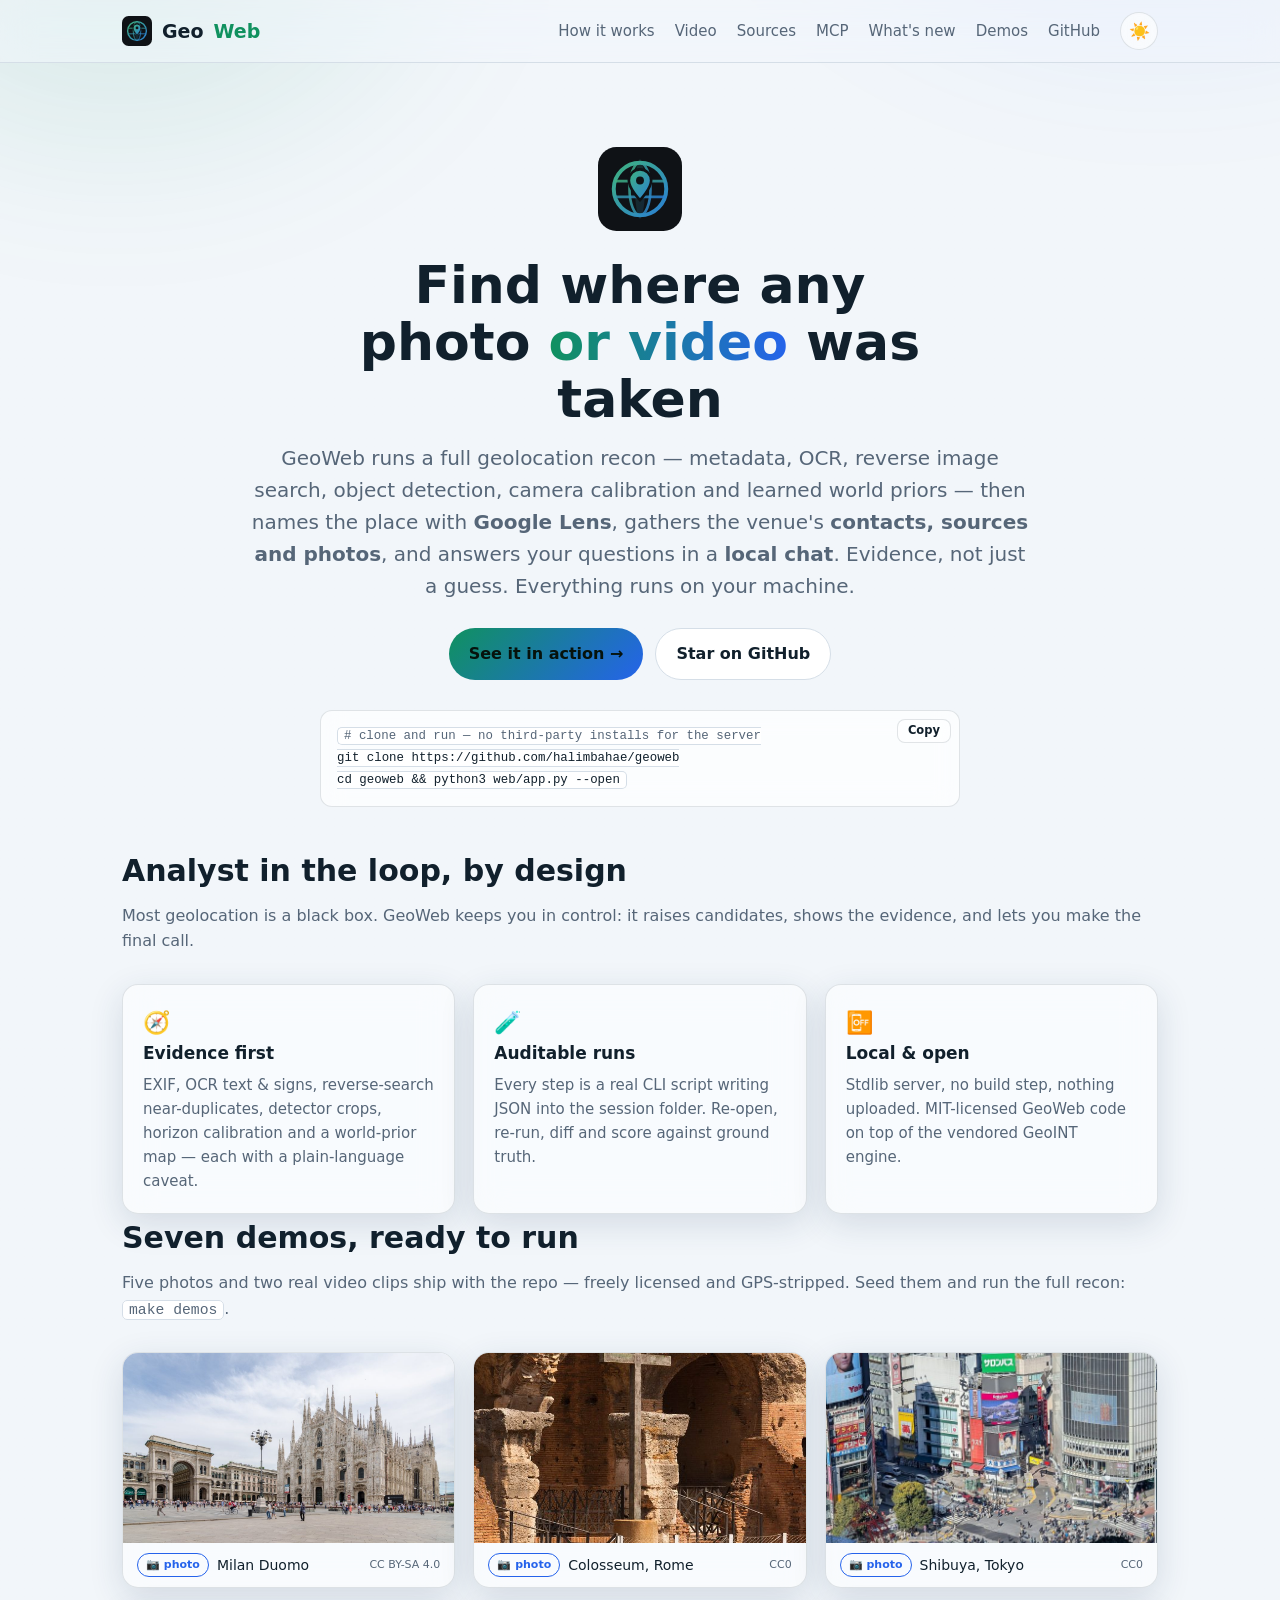
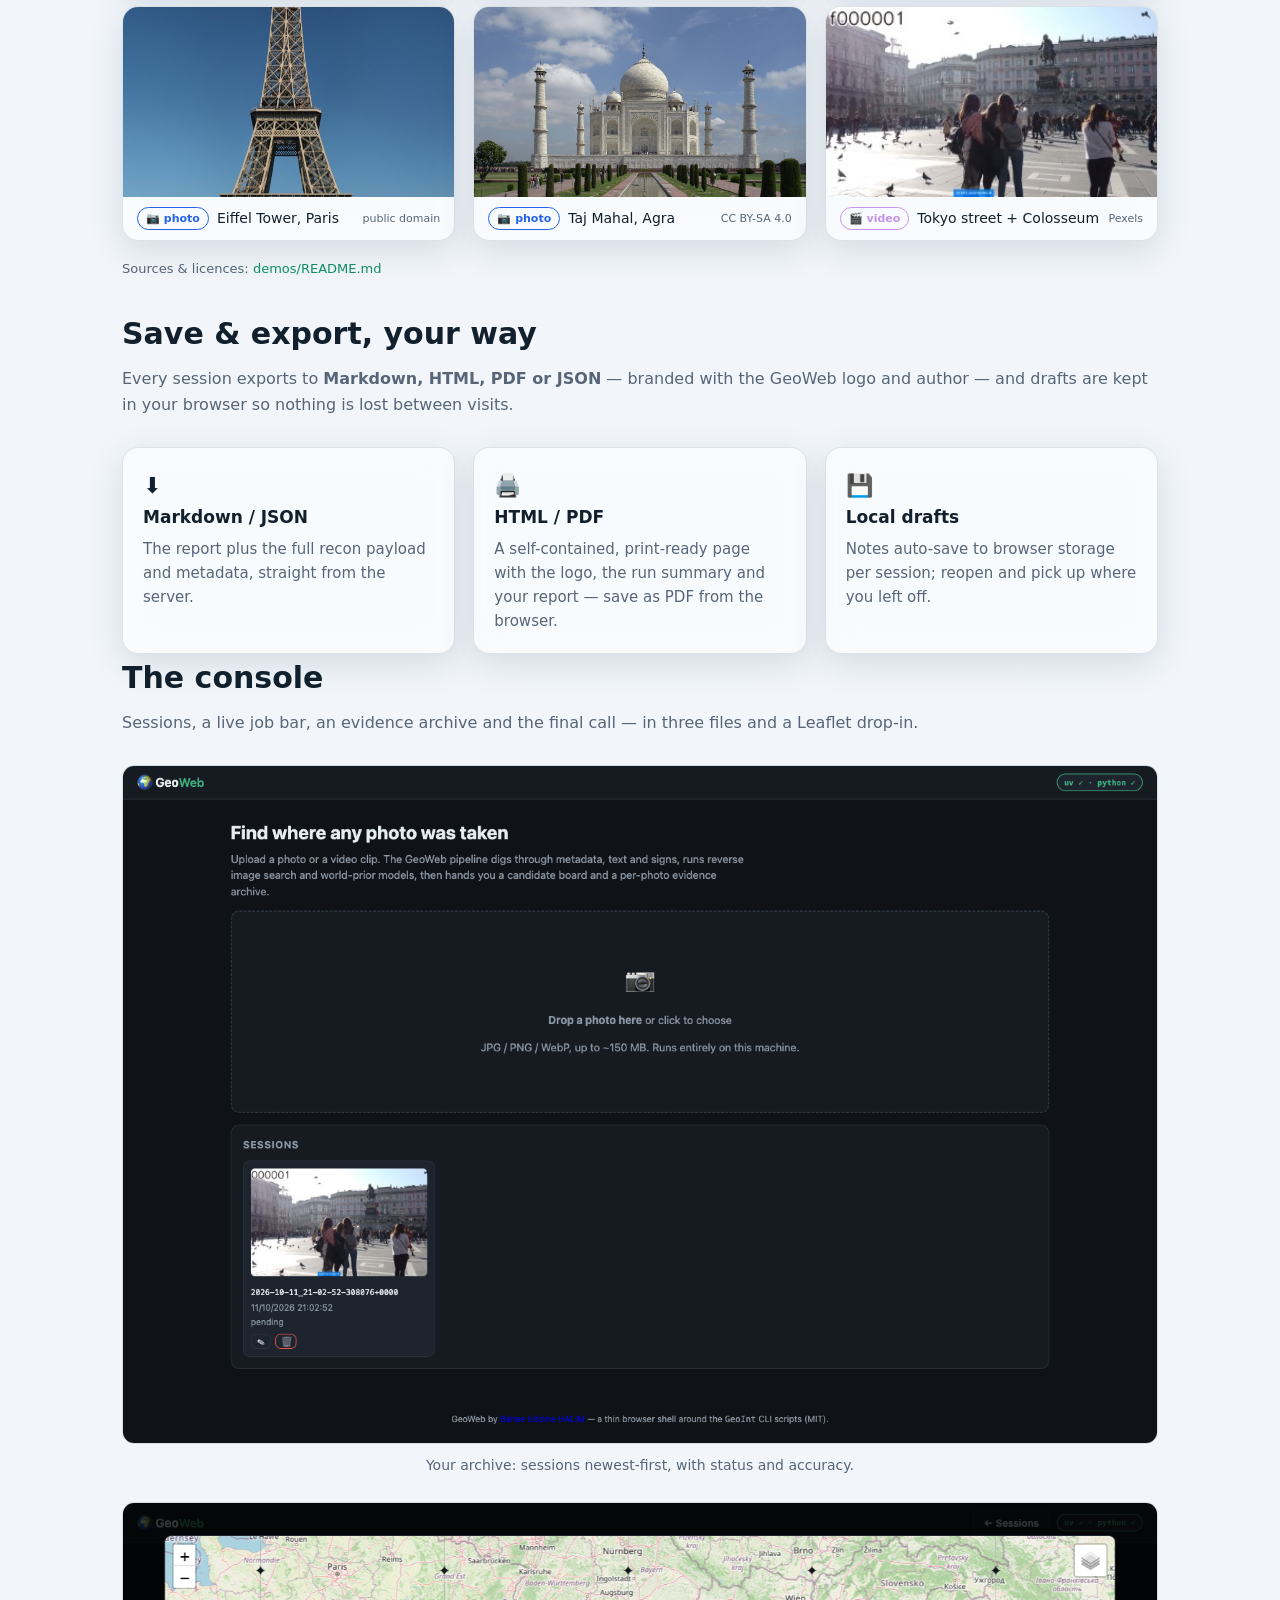
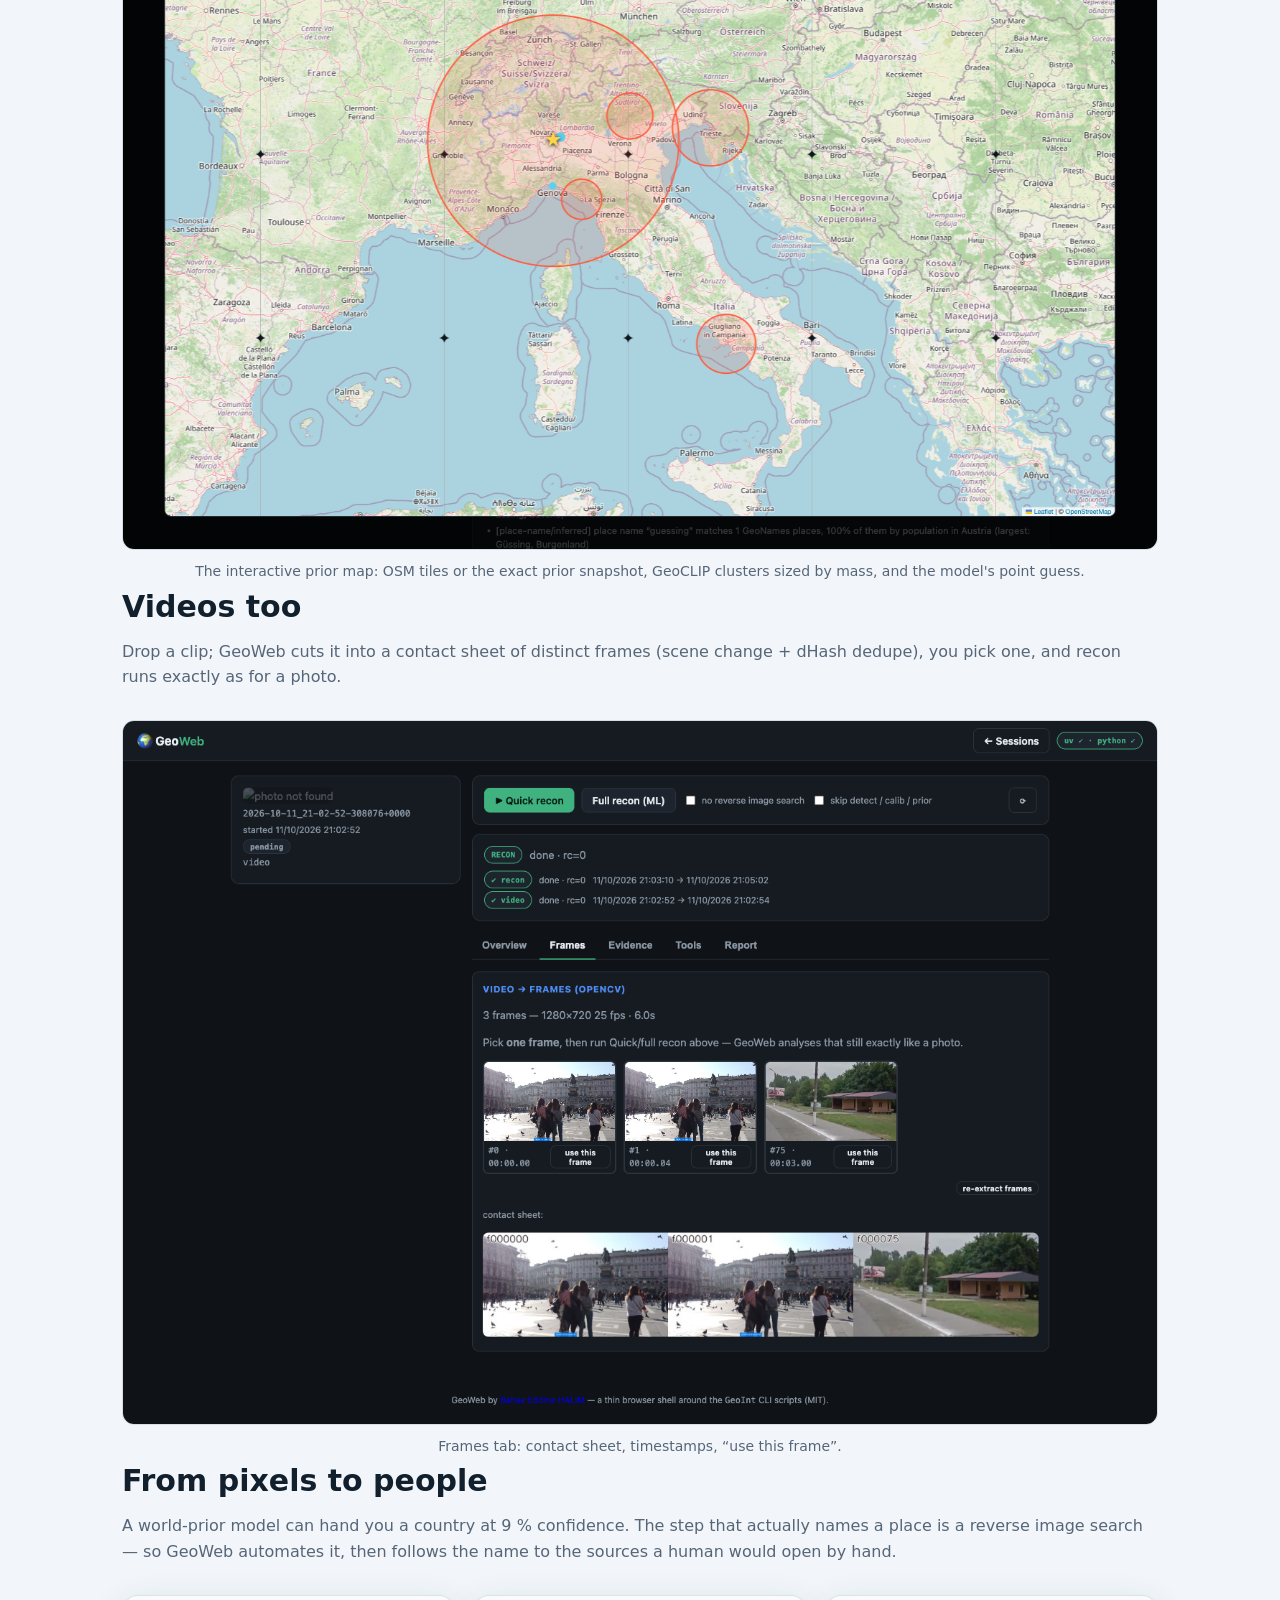
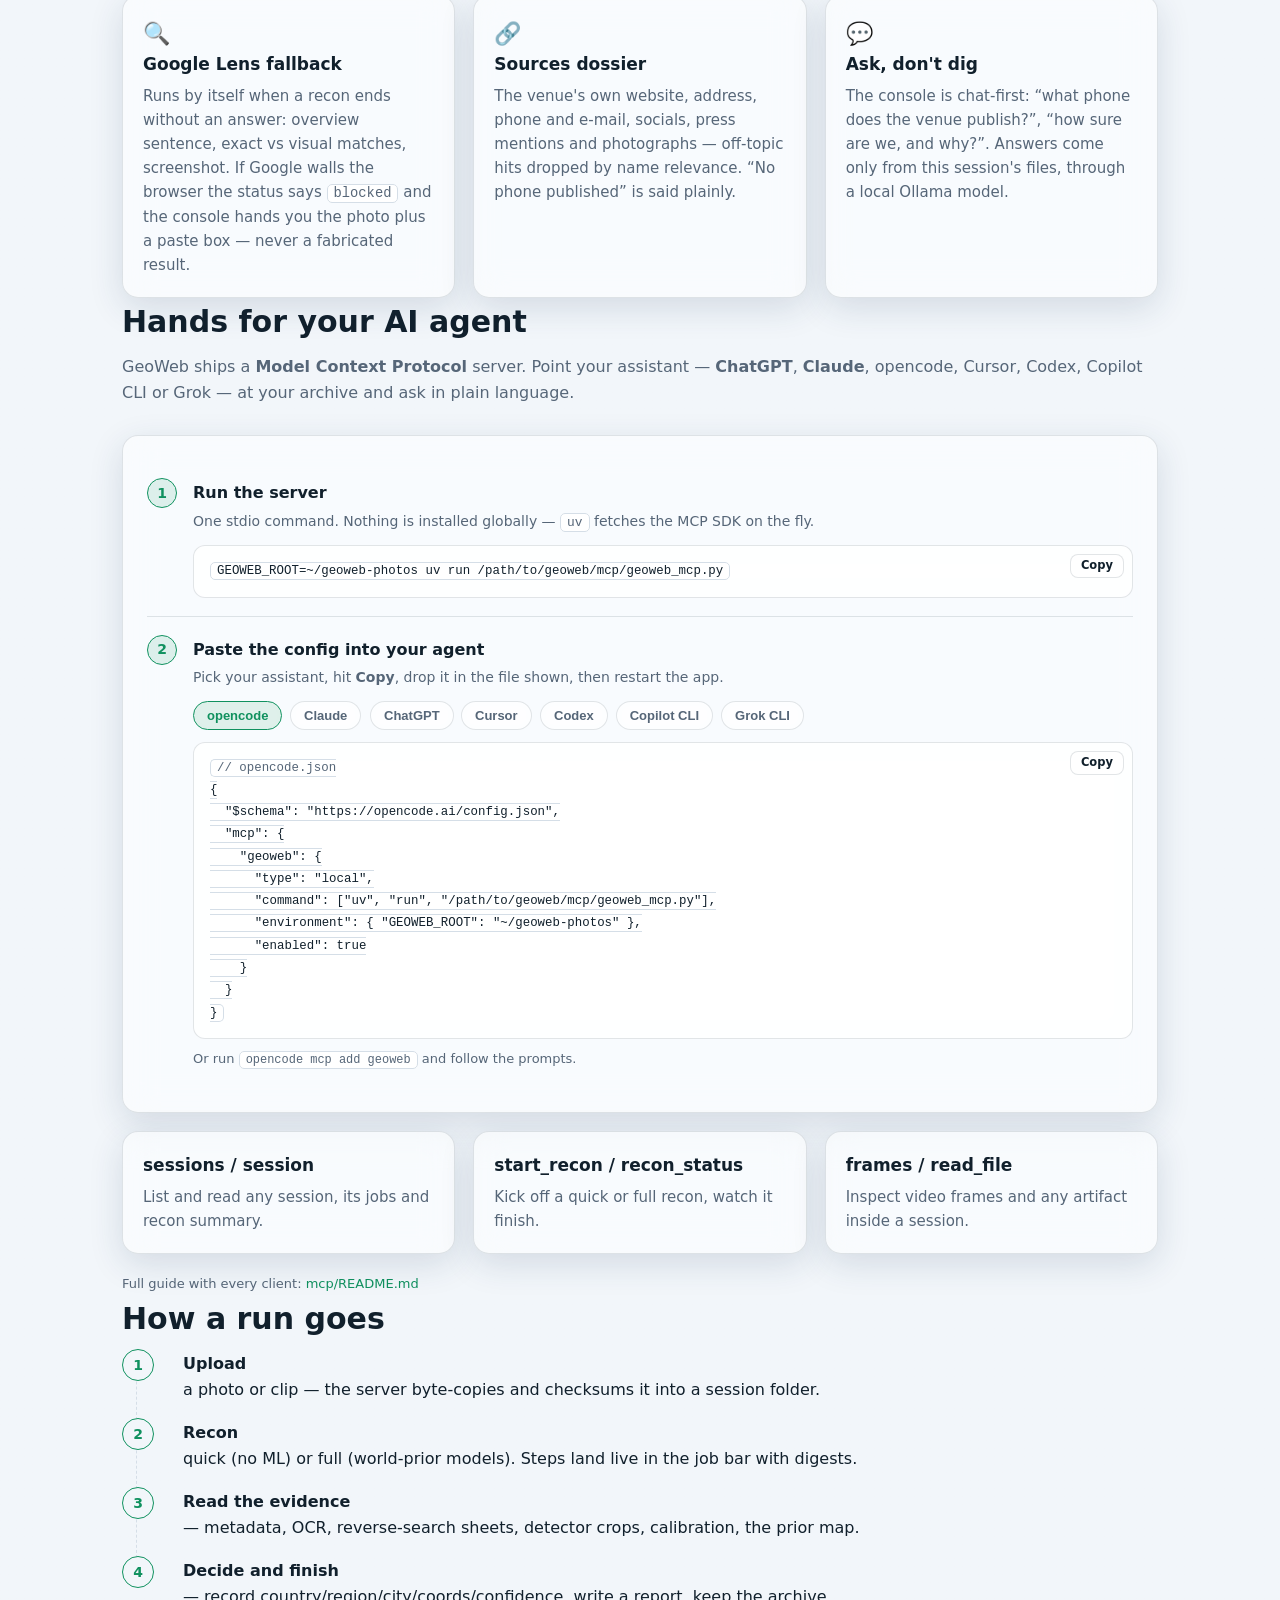
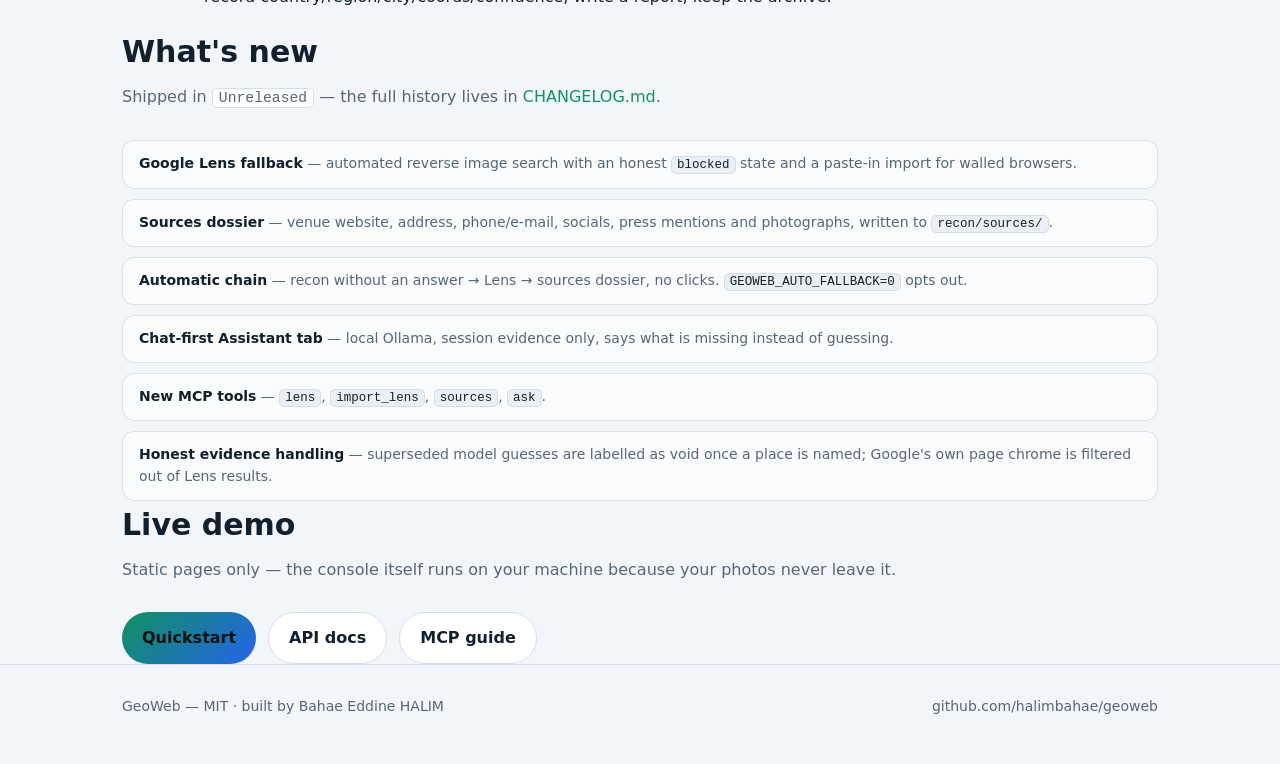
<file: landing/index.html>
<!doctype html>
<html lang="en">
<head>
<meta charset="utf-8">
<meta name="viewport" content="width=device-width, initial-scale=1">
<title>GeoWeb — Find Where Any Photo or Video Was Taken | Local-First Geolocation</title>
<meta name="description" content="GeoWeb is a local-first, open-source console for photo & video geolocation: metadata, OCR, reverse image search, object detection, camera calibration, learned world priors, a Google Lens fallback, venue sources/contacts and a chat that answers from the evidence. 100% local, nothing uploaded.">
<meta name="keywords" content="geolocation, geolocalisation, photo geolocation, video geolocation, geo-intelligence, OSINT, image geolocation, reverse image search, EXIF, OCR, camera calibration, world prior, GeoCLIP, local-first, open source, MIT">
<meta name="author" content="Bahae Eddine HALIM">
<meta name="robots" content="index, follow, max-image-preview:large, max-snippet:-1">
<meta name="geo.region" content="US">
<meta name="geo.placename" content="San Francisco">
<meta name="geo.position" content="37.7749;-122.4194">
<meta name="ICBM" content="37.7749, -122.4194">

<meta property="og:type" content="website">
<meta property="og:site_name" content="GeoWeb">
<meta property="og:title" content="GeoWeb — Find Where Any Photo or Video Was Taken">
<meta property="og:description" content="Local-first geolocation recon for photos & videos. Metadata, OCR, reverse search, object detection, camera calibration & learned world priors. 100% on your machine.">
<meta property="og:image" content="https://halimbahae.github.io/geoweb/assets/img/social-og.png">
<meta property="og:image:width" content="1200">
<meta property="og:image:height" content="630">
<meta property="og:image:alt" content="GeoWeb — local-first photo & video geolocation console">
<meta property="og:url" content="https://halimbahae.github.io/geoweb/">
<meta property="og:locale" content="en_US">

<meta name="twitter:card" content="summary_large_image">
<meta name="twitter:title" content="GeoWeb — Find Where Any Photo or Video Was Taken">
<meta name="twitter:description" content="Local-first geolocation recon. Metadata, OCR, reverse search, world priors. 100% local, open source.">
<meta name="twitter:image" content="https://halimbahae.github.io/geoweb/assets/img/social-og.png">
<meta name="twitter:image:alt" content="GeoWeb geolocation console">
<meta name="twitter:creator" content="@halimbahae">

<meta name="theme-color" content="#0b0e12">
<link rel="icon" href="assets/img/logo.svg" type="image/svg+xml">
<link rel="apple-touch-icon" href="assets/img/logo.svg">
<link rel="canonical" href="https://halimbahae.github.io/geoweb/">

<script type="application/ld+json">
{
  "@context": "https://schema.org",
  "@type": "WebApplication",
  "name": "GeoWeb",
  "url": "https://halimbahae.github.io/geoweb/",
  "description": "Local-first, open-source console for photo and video geolocation. Metadata, OCR, reverse image search, object detection, camera calibration and learned world priors.",
  "applicationCategory": "DeveloperApplication",
  "operatingSystem": "Any",
  "offers": {"@type": "Offer", "price": "0", "priceCurrency": "USD"},
  "author": {"@type": "Person", "name": "Bahae Eddine HALIM", "url": "https://www.linkedin.com/in/halimbahae/"},
  "keywords": "geolocation, OSINT, photo geolocation, video geolocation, reverse image search, OCR, GeoCLIP",
  "featureList": "Photo upload, Video upload, EXIF metadata, OCR, reverse image search, Google Lens fallback, venue sources and contacts, object detection, camera calibration, world prior map, local chat assistant, report export, MCP server"
}
</script>

<link rel="stylesheet" href="assets/css/landing.css">
<script>(function(){try{var t=localStorage.getItem("geoweb:theme")||((window.matchMedia&&window.matchMedia("(prefers-color-scheme: light)").matches)?"light":"dark");document.documentElement.setAttribute("data-theme",t);}catch(e){}})();</script>
</head>
<body>
<!-- GeoWeb landing — Bahae Eddine HALIM <https://www.linkedin.com/in/halimbahae/> -->
<header class="nav">
  <div class="wrap">
    <span class="brand"><img src="assets/img/logo.svg" alt="">Geo<em>Web</em></span>
    <nav>
      <a href="#how">How it works</a>
      <a href="#video">Video</a>
      <a href="#sources">Sources</a>
      <a href="#mcp">MCP</a>
      <a href="#changelog">What's new</a>
      <a href="#demos">Demos</a>
      <a href="https://github.com/halimbahae/geoweb">GitHub</a>
      <button id="theme-toggle" class="theme-btn" type="button" title="Toggle dark / light theme" aria-label="Toggle dark / light theme">🌙</button>
    </nav>
  </div>
</header>

<section class="hero wrap">
  <img class="mark" src="assets/img/logo.svg" alt="GeoWeb logo">
  <h1>Find where any photo <span class="grad">or video</span> was taken</h1>
  <p class="lede">GeoWeb runs a full geolocation recon — metadata, OCR, reverse image search,
     object detection, camera calibration and learned world priors — then names the place with
     <strong>Google Lens</strong>, gathers the venue's <strong>contacts, sources and photos</strong>,
     and answers your questions in a <strong>local chat</strong>. Evidence, not just a guess.
     Everything runs on your machine.</p>
  <div class="cta">
    <a class="btn primary" href="#demos">See it in action →</a>
    <a class="btn" href="https://github.com/halimbahae/geoweb">Star on GitHub</a>
  </div>
  <pre class="term"><code><span class="c"># clone and run — no third-party installs for the server</span>
git clone https://github.com/halimbahae/geoweb
cd geoweb && python3 web/app.py --open</code></pre>
</section>

<section id="how" class="wrap">
  <h2>Analyst in the loop, by design</h2>
  <p class="sub">Most geolocation is a black box. GeoWeb keeps you in control: it raises candidates, shows the evidence, and lets you make the final call.</p>
  <div class="grid g3">
    <div class="card"><div class="ic">🧭</div><h3>Evidence first</h3><p>EXIF, OCR text & signs, reverse-search near-duplicates, detector crops, horizon calibration and a world-prior map — each with a plain-language caveat.</p></div>
    <div class="card"><div class="ic">🧪</div><h3>Auditable runs</h3><p>Every step is a real CLI script writing JSON into the session folder. Re-open, re-run, diff and score against ground truth.</p></div>
    <div class="card"><div class="ic">📴</div><h3>Local & open</h3><p>Stdlib server, no build step, nothing uploaded. MIT-licensed GeoWeb code on top of the vendored GeoINT engine.</p></div>
  </div>
</section>

<section id="demos" class="wrap">
  <h2>Seven demos, ready to run</h2>
  <p class="sub">Five photos and two real video clips ship with the repo — freely licensed and GPS-stripped. Seed them and run the full recon: <code>make demos</code>.</p>
  <div class="grid g3 demos">
    <figure class="demo-card"><img src="assets/img/demos/milan.jpg" alt="Milan Cathedral"><figcaption><span class="k">📷 photo</span> Milan Duomo <span class="lic">CC BY-SA 4.0</span></figcaption></figure>
    <figure class="demo-card"><img src="assets/img/demos/colosseum.jpg" alt="Colosseum, Rome"><figcaption><span class="k">📷 photo</span> Colosseum, Rome <span class="lic">CC0</span></figcaption></figure>
    <figure class="demo-card"><img src="assets/img/demos/shibuya.jpg" alt="Shibuya crossing, Tokyo"><figcaption><span class="k">📷 photo</span> Shibuya, Tokyo <span class="lic">CC0</span></figcaption></figure>
    <figure class="demo-card"><img src="assets/img/demos/eiffel.jpg" alt="Eiffel Tower, Paris"><figcaption><span class="k">📷 photo</span> Eiffel Tower, Paris <span class="lic">public domain</span></figcaption></figure>
    <figure class="demo-card"><img src="assets/img/demos/taj-mahal.jpg" alt="Taj Mahal, Agra"><figcaption><span class="k">📷 photo</span> Taj Mahal, Agra <span class="lic">CC BY-SA 4.0</span></figcaption></figure>
    <figure class="demo-card"><img src="assets/img/demos/demo3-contact-sheet.jpg" alt="Video contact sheet"><figcaption><span class="k video">🎬 video</span> Tokyo street + Colosseum <span class="lic">Pexels</span></figcaption></figure>
  </div>
  <p class="sub" style="margin-top:18px;font-size:13px">Sources &amp; licences: <a href="https://github.com/halimbahae/geoweb/blob/main/demos/README.md">demos/README.md</a></p>
</section>

<section class="wrap">
  <h2>Save &amp; export, your way</h2>
  <p class="sub">Every session exports to <strong>Markdown, HTML, PDF or JSON</strong> — branded with the GeoWeb logo and author — and drafts are kept in your browser so nothing is lost between visits.</p>
  <div class="grid g3">
    <div class="card"><div class="ic">⬇</div><h3>Markdown / JSON</h3><p>The report plus the full recon payload and metadata, straight from the server.</p></div>
    <div class="card"><div class="ic">🖨️</div><h3>HTML / PDF</h3><p>A self-contained, print-ready page with the logo, the run summary and your report — save as PDF from the browser.</p></div>
    <div class="card"><div class="ic">💾</div><h3>Local drafts</h3><p>Notes auto-save to browser storage per session; reopen and pick up where you left off.</p></div>
  </div>
</section>

<section id="console" class="wrap">
  <h2>The console</h2>
  <p class="sub">Sessions, a live job bar, an evidence archive and the final call — in three files and a Leaflet drop-in.</p>
  <figure class="shot"><img src="assets/img/console-home.png" alt="GeoWeb home — sessions"><figcaption>Your archive: sessions newest-first, with status and accuracy.</figcaption></figure>
  <figure class="shot" style="margin-top:26px"><img src="assets/img/console-map-full.png" alt="GeoWeb interactive prior map"><figcaption>The interactive prior map: OSM tiles or the exact prior snapshot, GeoCLIP clusters sized by mass, and the model's point guess.</figcaption></figure>
</section>

<section id="video" class="wrap">
  <h2>Videos too</h2>
  <p class="sub">Drop a clip; GeoWeb cuts it into a contact sheet of distinct frames (scene change + dHash dedupe), you pick one, and recon runs exactly as for a photo.</p>
  <figure class="shot"><img src="assets/img/console-frames.png" alt="GeoWeb video frames tab"><figcaption>Frames tab: contact sheet, timestamps, “use this frame”.</figcaption></figure>
</section>

<section id="sources" class="wrap">
  <h2>From pixels to people</h2>
  <p class="sub">A world-prior model can hand you a country at 9 % confidence. The step that actually names a place is a reverse image search — so GeoWeb automates it, then follows the name to the sources a human would open by hand.</p>
  <div class="grid g3">
    <div class="card"><div class="ic">🔍</div><h3>Google Lens fallback</h3><p>Runs by itself when a recon ends without an answer: overview sentence, exact vs visual matches, screenshot. If Google walls the browser the status says <code>blocked</code> and the console hands you the photo plus a paste box — never a fabricated result.</p></div>
    <div class="card"><div class="ic">🔗</div><h3>Sources dossier</h3><p>The venue's own website, address, phone and e-mail, socials, press mentions and photographs — off-topic hits dropped by name relevance. “No phone published” is said plainly.</p></div>
    <div class="card"><div class="ic">💬</div><h3>Ask, don't dig</h3><p>The console is chat-first: “what phone does the venue publish?”, “how sure are we, and why?”. Answers come only from this session's files, through a local Ollama model.</p></div>
  </div>
</section>

<section id="mcp" class="wrap">
  <h2>Hands for your AI agent</h2>
  <p class="sub">GeoWeb ships a <strong>Model Context Protocol</strong> server. Point your assistant — <strong>ChatGPT</strong>, <strong>Claude</strong>, opencode, Cursor, Codex, Copilot CLI or Grok — at your archive and ask in plain language.</p>

  <div class="mcp">
    <div class="step-row">
      <div class="step-badge">1</div>
      <div class="step-body">
        <h3>Run the server</h3>
        <p class="help">One stdio command. Nothing is installed globally — <code>uv</code> fetches the MCP SDK on the fly.</p>
        <pre class="term"><code>GEOWEB_ROOT=~/geoweb-photos uv run /path/to/geoweb/mcp/geoweb_mcp.py</code></pre>
      </div>
    </div>

    <div class="step-row">
      <div class="step-badge">2</div>
      <div class="step-body">
        <h3>Paste the config into your agent</h3>
        <p class="help">Pick your assistant, hit <strong>Copy</strong>, drop it in the file shown, then restart the app.</p>

        <div class="agent-tabs" role="tablist">
          <button class="agent-tab active" type="button" data-agent="opencode">opencode</button>
          <button class="agent-tab" type="button" data-agent="claude">Claude</button>
          <button class="agent-tab" type="button" data-agent="chatgpt">ChatGPT</button>
          <button class="agent-tab" type="button" data-agent="cursor">Cursor</button>
          <button class="agent-tab" type="button" data-agent="codex">Codex</button>
          <button class="agent-tab" type="button" data-agent="copilot">Copilot CLI</button>
          <button class="agent-tab" type="button" data-agent="grok">Grok CLI</button>
        </div>

        <div class="agent-pane active" data-agent="opencode">
          <pre class="term"><code><span class="c">// opencode.json</span>
{
  "$schema": "https://opencode.ai/config.json",
  "mcp": {
    "geoweb": {
      "type": "local",
      "command": ["uv", "run", "/path/to/geoweb/mcp/geoweb_mcp.py"],
      "environment": { "GEOWEB_ROOT": "~/geoweb-photos" },
      "enabled": true
    }
  }
}</code></pre>
          <p class="agent-note">Or run <code>opencode mcp add geoweb</code> and follow the prompts.</p>
        </div>

        <div class="agent-pane" data-agent="claude">
          <pre class="term"><code><span class="c"># Claude Code — one command (user scope)</span>
claude mcp add geoweb --scope user \
  --env GEOWEB_ROOT=~/geoweb-photos \
  -- uv run /path/to/geoweb/mcp/geoweb_mcp.py</code></pre>
          <pre class="term" style="margin-top:10px"><code><span class="c">// Claude Desktop — claude_desktop_config.json</span>
{
  "mcpServers": {
    "geoweb": {
      "command": "uv",
      "args": ["run", "/path/to/geoweb/mcp/geoweb_mcp.py"],
      "env": { "GEOWEB_ROOT": "~/geoweb-photos" }
    }
  }
}</code></pre>
          <p class="agent-note">Remote MCP (SSE) is also supported for Claude web/desktop connectors — see the ChatGPT tab.</p>
        </div>

        <div class="agent-pane" data-agent="chatgpt">
          <pre class="term"><code><span class="c"># Expose GeoWeb over SSE, then add it as a Connector</span>
GEOWEB_ROOT=~/geoweb-photos uv run /path/to/geoweb/mcp/geoweb_mcp.py \
  --transport sse --port 8989

<span class="c"># ChatGPT → Settings → Connectors → Advanced → Developer mode</span>
<span class="c"># Add MCP server URL:  http://127.0.0.1:8989/sse</span></code></pre>
          <p class="agent-note">ChatGPT (and Claude web) reach the server over HTTP — expose the port with a tunnel such as <code>cloudflared</code> or <code>ngrok</code>. Same URL works for any remote-MCP client.</p>
        </div>

        <div class="agent-pane" data-agent="cursor">
          <pre class="term"><code><span class="c">// .cursor/mcp.json  (project) or ~/.cursor/mcp.json</span>
{
  "mcpServers": {
    "geoweb": {
      "command": "uv",
      "args": ["run", "/path/to/geoweb/mcp/geoweb_mcp.py"],
      "env": { "GEOWEB_ROOT": "~/geoweb-photos" }
    }
  }
}</code></pre>
        </div>

        <div class="agent-pane" data-agent="codex">
          <pre class="term"><code><span class="c"># ~/.codex/config.toml</span>
[mcp_servers.geoweb]
command = "uv"
args = ["run", "/path/to/geoweb/mcp/geoweb_mcp.py"]
env = { GEOWEB_ROOT = "~/geoweb-photos" }</code></pre>
        </div>

        <div class="agent-pane" data-agent="copilot">
          <pre class="term"><code><span class="c">// ~/.copilot/mcp-config.json</span>
{
  "mcpServers": {
    "geoweb": {
      "type": "local",
      "command": "uv",
      "args": ["run", "/path/to/geoweb/mcp/geoweb_mcp.py"],
      "env": { "GEOWEB_ROOT": "~/geoweb-photos" },
      "tools": ["*"]
    }
  }
}</code></pre>
        </div>

        <div class="agent-pane" data-agent="grok">
          <pre class="term"><code><span class="c"># ~/.grok/config.toml</span>
[mcp_servers.geoweb]
command = "uv"
args = ["run", "/path/to/geoweb/mcp/geoweb_mcp.py"]
env = { GEOWEB_ROOT = "~/geoweb-photos" }</code></pre>
        </div>
      </div>
    </div>
  </div>

  <div class="grid g3" style="margin-top:18px">
    <div class="card"><h3>sessions / session</h3><p>List and read any session, its jobs and recon summary.</p></div>
    <div class="card"><h3>start_recon / recon_status</h3><p>Kick off a quick or full recon, watch it finish.</p></div>
    <div class="card"><h3>frames / read_file</h3><p>Inspect video frames and any artifact inside a session.</p></div>
  </div>

  <p class="sub" style="margin:20px 0 0;font-size:13px">Full guide with every client: <a href="https://github.com/halimbahae/geoweb/blob/main/mcp/README.md">mcp/README.md</a></p>
</section>

<section class="wrap">
  <h2>How a run goes</h2>
  <ol class="steps">
    <li><strong>Upload</strong> a photo or clip — the server byte-copies and checksums it into a session folder.</li>
    <li><strong>Recon</strong> quick (no ML) or full (world-prior models). Steps land live in the job bar with digests.</li>
    <li><strong>Read the evidence</strong> — metadata, OCR, reverse-search sheets, detector crops, calibration, the prior map.</li>
    <li><strong>Decide and finish</strong> — record country/region/city/coords/confidence, write a report, keep the archive.</li>
  </ol>
</section>

<section id="changelog" class="wrap">
  <h2>What's new</h2>
  <p class="sub">Shipped in <code>Unreleased</code> — the full history lives in <a href="https://github.com/halimbahae/geoweb/blob/main/CHANGELOG.md">CHANGELOG.md</a>.</p>
  <ul class="list">
    <li><strong>Google Lens fallback</strong> — automated reverse image search with an honest <code>blocked</code> state and a paste-in import for walled browsers.</li>
    <li><strong>Sources dossier</strong> — venue website, address, phone/e-mail, socials, press mentions and photographs, written to <code>recon/sources/</code>.</li>
    <li><strong>Automatic chain</strong> — recon without an answer → Lens → sources dossier, no clicks. <code>GEOWEB_AUTO_FALLBACK=0</code> opts out.</li>
    <li><strong>Chat-first Assistant tab</strong> — local Ollama, session evidence only, says what is missing instead of guessing.</li>
    <li><strong>New MCP tools</strong> — <code>lens</code>, <code>import_lens</code>, <code>sources</code>, <code>ask</code>.</li>
    <li><strong>Honest evidence handling</strong> — superseded model guesses are labelled as void once a place is named; Google's own page chrome is filtered out of Lens results.</li>
  </ul>
</section>

<section id="demo" class="wrap">
  <h2>Live demo</h2>
  <p class="sub">Static pages only — the console itself runs on your machine because your photos never leave it.</p>
  <div class="cta" style="justify-content:flex-start">
    <a class="btn primary" href="https://github.com/halimbahae/geoweb#quickstart">Quickstart</a>
    <a class="btn" href="https://github.com/halimbahae/geoweb/blob/main/docs/api.md">API docs</a>
    <a class="btn" href="https://github.com/halimbahae/geoweb/blob/main/mcp/README.md">MCP guide</a>
  </div>
</section>

<footer>
  <div class="wrap">
    <span>GeoWeb — MIT · built by <a href="https://www.linkedin.com/in/halimbahae/">Bahae Eddine HALIM</a></span>
    <span style="margin-left:auto"><a href="https://github.com/halimbahae/geoweb">github.com/halimbahae/geoweb</a></span>
  </div>
</footer>
<script src="assets/js/landing.js"></script>
</body>
</html>
</file>
<file: landing/assets/css/landing.css>
/* GeoWeb landing — Author: Bahae Eddine HALIM <https://www.linkedin.com/in/halimbahae/> */
:root {
  --bg: #0b0e12;
  --bg2: #121822;
  --bg3: #18202c;
  --line: #263140;
  --text: #e8eef5;
  --muted: #94a3b3;
  --accent: #3fb27f;
  --accent2: #2a7fd4;
  --radius: 16px;
  --glass: rgba(255,255,255,.055);
  --glass-line: rgba(255,255,255,.12);
  --glass-shadow: 0 10px 34px rgba(0,0,0,.40);
  --term-bg: rgba(6,9,13,.62);
  --glow-a: rgba(63,178,127,.55);
  --glow-b: rgba(42,127,212,.55);
  color-scheme: dark;
}
[data-theme="light"] {
  --bg: #f2f6fa;
  --bg2: #ffffff;
  --bg3: #e9eff5;
  --line: #d5dee7;
  --text: #11202c;
  --muted: #566678;
  --accent: #10915f;
  --accent2: #2563eb;
  --glass: rgba(255,255,255,.55);
  --glass-line: rgba(20,40,60,.12);
  --glass-shadow: 0 10px 34px rgba(30,60,90,.14);
  --term-bg: rgba(255,255,255,.72);
  --glow-a: rgba(16,145,95,.30);
  --glow-b: rgba(37,99,235,.30);
  color-scheme: light;
}
* { box-sizing: border-box; }
html { scroll-behavior: smooth; }
body {
  margin: 0;
  font: 16px/1.6 ui-sans-serif, system-ui, -apple-system, "Segoe UI", Roboto, Helvetica, Arial, sans-serif;
  color: var(--text);
  background: radial-gradient(1200px 600px at 70% -10%, color-mix(in srgb, var(--accent2) 14%, var(--bg)) 0%, var(--bg) 55%) no-repeat, var(--bg);
  min-height: 100vh;
}
/* glass needs colour behind it to refract — two slow-drifting blobs */
body::before {
  content: ""; position: fixed; inset: -30% -10% auto -10%; height: 90vh; z-index: -1;
  background:
    radial-gradient(38% 55% at 16% 24%, var(--glow-a), transparent 68%),
    radial-gradient(42% 55% at 84% 8%, var(--glow-b), transparent 70%);
  filter: blur(70px); opacity: .55; pointer-events: none;
}
a { color: var(--accent); text-decoration: none; }
a:hover { text-decoration: underline; }
.wrap { max-width: 1080px; margin: 0 auto; padding: 0 22px; }
code, .mono { font-family: ui-monospace, SFMono-Regular, Menlo, Consolas, monospace; }

header.nav {
  position: sticky; top: 0; z-index: 10;
  backdrop-filter: blur(10px);
  background: color-mix(in srgb, var(--bg) 78%, transparent);
  border-bottom: 1px solid var(--line);
}
.nav .wrap { display: flex; align-items: center; gap: 14px; height: 62px; }
.brand { display: flex; align-items: center; gap: 10px; font-weight: 700; font-size: 19px; }
.brand img { width: 30px; height: 30px; }
.brand em { font-style: normal; color: var(--accent); }
.nav nav { margin-left: auto; display: flex; gap: 20px; align-items: center; }
.nav nav a { color: var(--muted); font-size: 15px; }
.nav nav a:hover { color: var(--text); text-decoration: none; }
.theme-btn {
  display: inline-grid; place-items: center; width: 38px; height: 38px; padding: 0;
  border-radius: 999px; border: 1px solid var(--glass-line); cursor: pointer;
  background: var(--glass); backdrop-filter: blur(10px); -webkit-backdrop-filter: blur(10px);
  color: var(--text); font-size: 17px; line-height: 1; transition: border-color .2s, transform .2s;
}
.theme-btn:hover { border-color: var(--accent); transform: translateY(-1px); }
@media (max-width: 640px) {
  .nav .wrap { gap: 10px; }
  .nav nav { gap: 14px; }
  .nav nav a { display: none; }
}

.hero { padding: 84px 0 40px; text-align: center; }
.hero img.mark { width: 84px; height: 84px; }
.hero h1 { font-size: clamp(30px, 5vw, 52px); line-height: 1.1; margin: 18px auto 14px; max-width: 16ch; }
.hero h1 .grad { background: linear-gradient(90deg, var(--accent), var(--accent2)); -webkit-background-clip: text; background-clip: text; color: transparent; }
.hero p.lede { color: var(--muted); font-size: clamp(16px, 2.2vw, 20px); max-width: 62ch; margin: 0 auto 26px; }
.cta { display: flex; gap: 12px; justify-content: center; flex-wrap: wrap; }
.btn {
  display: inline-flex; align-items: center; gap: 8px;
  padding: 12px 20px; border-radius: 999px; font-weight: 600; border: 1px solid var(--line);
  color: var(--text); background: var(--bg2);
}
.btn:hover { text-decoration: none; border-color: var(--accent); }
.btn.primary { background: linear-gradient(135deg, var(--accent), var(--accent2)); color: #06120c; border: none; }
.term {
  margin: 0; max-width: 100%; text-align: left; background: var(--term-bg);
  border: 1px solid var(--glass-line); border-radius: 12px; padding: 14px 16px; color: var(--text);
  font-size: 13.5px; line-height: 1.65; overflow: auto; margin: 0; white-space: pre;
  backdrop-filter: blur(12px) saturate(140%); -webkit-backdrop-filter: blur(12px) saturate(140%);
}
.term .c { color: var(--muted); }
.hero .code { max-width: 640px; margin: 30px auto 0; }
.hero .term { margin: 0; }

/* glass cards */
.card, .mcp, figure.demo-card {
  background: var(--glass); border: 1px solid var(--glass-line);
  backdrop-filter: blur(16px) saturate(150%); -webkit-backdrop-filter: blur(16px) saturate(150%);
  box-shadow: var(--glass-shadow);
}
header.nav { background: color-mix(in srgb, var(--bg) 62%, transparent); backdrop-filter: blur(16px) saturate(150%); -webkit-backdrop-filter: blur(16px) saturate(150%); }

/* code block + copy button */
.code { position: relative; }
.code .term { padding-right: 76px; }
.copy {
  position: absolute; top: 9px; right: 9px; z-index: 2;
  display: inline-flex; align-items: center; gap: 5px;
  padding: 5px 10px; font: 600 11.5px/1 ui-sans-serif, system-ui, sans-serif;
  color: var(--text); background: var(--glass); border: 1px solid var(--glass-line);
  border-radius: 8px; cursor: pointer; backdrop-filter: blur(8px); -webkit-backdrop-filter: blur(8px);
  transition: border-color .2s, color .2s;
}
.copy:hover { border-color: var(--accent); }
.copy.done { border-color: var(--accent); color: var(--accent); }

/* quick-start steps */
.mcp { border-radius: var(--radius); padding: 26px; }
.step-row { display: flex; gap: 16px; padding: 18px 0; }
.step-row + .step-row { border-top: 1px solid var(--glass-line); }
.step-badge {
  flex: none; width: 30px; height: 30px; border-radius: 50%; display: grid; place-items: center;
  font-weight: 700; font-size: 14px; color: var(--accent); border: 1px solid var(--accent);
  background: color-mix(in srgb, var(--accent) 12%, transparent);
}
.step-row h3 { margin: 2px 0 4px; font-size: 16px; }
.step-row p.help { margin: 0 0 12px; color: var(--muted); font-size: 14px; }
.step-body { min-width: 0; flex: 1; }
.step-body .code { margin-top: 10px; }

/* agent tabs */
.agent-tabs { display: flex; flex-wrap: wrap; gap: 8px; margin: 0 0 12px; }
.agent-tab {
  padding: 6px 13px; border-radius: 999px; cursor: pointer; font-size: 13px; font-weight: 600;
  color: var(--muted); background: var(--glass); border: 1px solid var(--glass-line);
  backdrop-filter: blur(8px); -webkit-backdrop-filter: blur(8px); transition: all .18s;
}
.agent-tab:hover { color: var(--text); }
.agent-tab.active { color: var(--accent); border-color: var(--accent); background: color-mix(in srgb, var(--accent) 12%, transparent); }
.agent-pane { display: none; }
.agent-pane.active { display: block; }
.agent-note { margin: 10px 0 0; color: var(--muted); font-size: 13px; }
.agent-note a { color: var(--accent2); }

section { padding: 54px 0; }
h2 { font-size: clamp(22px, 3vw, 30px); margin: 0 0 8px; }
.sub { color: var(--muted); margin: 0 0 30px; }
.grid { display: grid; gap: 18px; }
.g3 { grid-template-columns: repeat(3, 1fr); }
.g2 { grid-template-columns: repeat(2, 1fr); }
@media (max-width: 860px) { .g3, .g2 { grid-template-columns: 1fr; } }
.card { border-radius: var(--radius); padding: 20px; }
.card h3 { margin: 0 0 6px; font-size: 17px; }
.card p { margin: 0; color: var(--muted); font-size: 15px; }
.card .ic { font-size: 22px; }

figure.shot { margin: 0; }
figure.shot img { width: 100%; height: auto; border-radius: 12px; border: 1px solid var(--line); display: block; }
figure.shot figcaption { color: var(--muted); font-size: 14px; margin-top: 10px; text-align: center; }
.shot + .shot { margin-top: 26px; }

.steps { counter-reset: s; list-style: none; padding: 0; margin: 0; }
.steps li { position: relative; padding: 0 0 18px 46px; border-left: 1px dashed var(--line); margin-left: 14px; }
.steps li:last-child { border-left-color: transparent; }
.steps li::before {
  counter-increment: s; content: counter(s); position: absolute; left: -15px; top: -2px;
  width: 30px; height: 30px; border-radius: 50%; display: grid; place-items: center;
  background: var(--bg); border: 1px solid var(--accent); color: var(--accent); font-weight: 700; font-size: 14px;
}
.steps strong { display: block; }

.mcp { border-radius: var(--radius); padding: 24px; }
footer { border-top: 1px solid var(--line); padding: 30px 0 50px; color: var(--muted); font-size: 14px; }
footer .wrap { display: flex; flex-wrap: wrap; gap: 10px 22px; align-items: center; }
footer a { color: var(--muted); }

/* demo gallery */
.demos { margin-top: 4px; }
figure.demo-card {
  margin: 0; border-radius: var(--radius); overflow: hidden;
}
figure.demo-card img { width: 100%; height: 190px; object-fit: cover; display: block; }
figure.demo-card figcaption { padding: 10px 14px; font-size: 14px; color: var(--text); display: flex; align-items: center; gap: 8px; flex-wrap: wrap; }
figure.demo-card .k {
  font-size: 11px; font-weight: 700; padding: 2px 8px; border-radius: 999px;
  border: 1px solid var(--accent2, #4f8ef7); color: var(--accent2, #4f8ef7); white-space: nowrap;
}
figure.demo-card .k.video { border-color: #c792ea; color: #c792ea; }
figure.demo-card .lic { margin-left: auto; font-size: 11px; color: var(--muted); white-space: nowrap; }
code { background: var(--bg2); border: 1px solid var(--line); border-radius: 5px; padding: 1px 6px; font-size: .92em; }

/* what's new */
#changelog .list {
  list-style: none; margin: 18px 0 0; padding: 0;
  display: grid; gap: 10px;
}
#changelog .list li {
  background: var(--glass); border: 1px solid var(--glass-line);
  border-radius: 12px; padding: 12px 16px; color: var(--muted);
  font-size: 14px; line-height: 1.55;
}
#changelog .list li strong { color: var(--text); }
#changelog .list code {
  background: var(--bg3); border: 1px solid var(--line); border-radius: 5px;
  padding: 1px 5px; font-size: 12.5px; color: var(--text);
}
</file>
